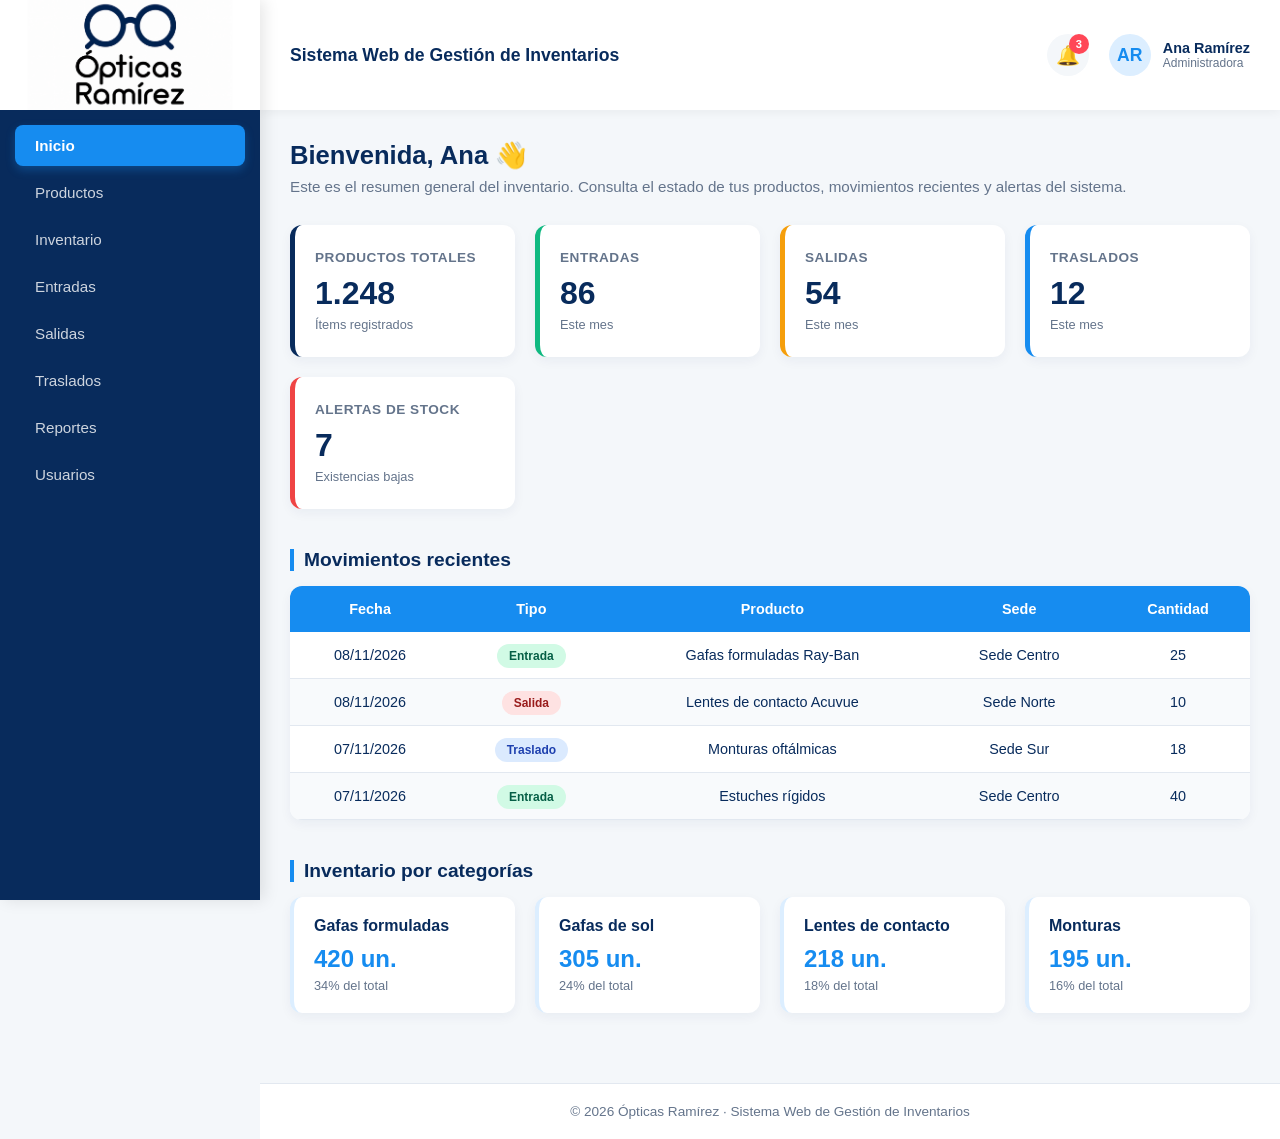
<file: index.html>
<!DOCTYPE html>
<html lang="es">
<head>
  <meta charset="UTF-8">
  <meta name="viewport" content="width=device-width, initial-scale=1.0">
  <title>Dashboard – Ópticas Ramírez</title>
  <link rel="icon" type="image/png" href="img/logo.png">
  <link rel="stylesheet" href="estilos.css">
</head>
<body class="dashboard">

  <!-- MENÚ LATERAL -->
  <aside class="menu-lateral" aria-label="Navegación principal">
    <div class="logo-sidebar">
      <!-- AQUÍ ESTÁ TU LOGO -->
      <img src="img/logo.png" alt="Logotipo Ópticas Ramírez" class="logo-img">
    </div>
    
    <nav class="navegacion-principal">
      <ul class="lista-navegacion">
        <li><a href="index.html" class="enlace-nav activo" aria-current="page">Inicio</a></li>
        <li><a href="productos.html" class="enlace-nav">Productos</a></li>
        <li><a href="inventario.html" class="enlace-nav">Inventario</a></li>
        <li><a href="entradas.html" class="enlace-nav">Entradas</a></li>
        <li><a href="salidas.html" class="enlace-nav">Salidas</a></li>
        <li><a href="traslados.html" class="enlace-nav">Traslados</a></li>
        <li><a href="reportes.html" class="enlace-nav">Reportes</a></li>
        <li><a href="usuarios.html" class="enlace-nav">Usuarios</a></li>
      </ul>
    </nav>
  </aside>

  <!-- CONTENEDOR DERECHO -->
  <div class="contenido-derecha">
    
    <header class="encabezado-superior">
      <div class="encabezado-izquierda">
        <h1 class="nombre-sistema">Sistema Web de Gestión de Inventarios</h1>
      </div>

      <div class="encabezado-derecha">
        <button type="button" class="btn-notificaciones" aria-label="Ver notificaciones">
          <span class="icono-notificacion">🔔</span>
          <span class="badge-notificacion">3</span>
        </button>

        <div class="perfil-usuario">
          <span class="avatar-usuario">AR</span>
          <div class="datos-usuario">
            <span class="nombre-usuario">Ana Ramírez</span>
            <span class="rol-usuario">Administradora</span>
          </div>
        </div>
      </div>
    </header>

    <main class="contenedor-principal">
      <section class="bienvenida">
        <h2>Bienvenida, Ana 👋</h2>
        <p>Este es el resumen general del inventario. Consulta el estado de tus productos, movimientos recientes y alertas del sistema.</p>
      </section>

      <section class="tarjetas-resumen">
        <article class="tarjeta tarjeta-productos">
          <h3 class="tarjeta-titulo">Productos totales</h3>
          <p class="tarjeta-valor">1.248</p>
          <p class="tarjeta-detalle">Ítems registrados</p>
        </article>
        <article class="tarjeta tarjeta-entradas">
          <h3 class="tarjeta-titulo">Entradas</h3>
          <p class="tarjeta-valor">86</p>
          <p class="tarjeta-detalle">Este mes</p>
        </article>
        <article class="tarjeta tarjeta-salidas">
          <h3 class="tarjeta-titulo">Salidas</h3>
          <p class="tarjeta-valor">54</p>
          <p class="tarjeta-detalle">Este mes</p>
        </article>
        <article class="tarjeta tarjeta-traslados">
          <h3 class="tarjeta-titulo">Traslados</h3>
          <p class="tarjeta-valor">12</p>
          <p class="tarjeta-detalle">Este mes</p>
        </article>
        <article class="tarjeta tarjeta-alertas">
          <h3 class="tarjeta-titulo">Alertas de stock</h3>
          <p class="tarjeta-valor">7</p>
          <p class="tarjeta-detalle">Existencias bajas</p>
        </article>
      </section>

      <section class="movimientos-recientes">
        <h2>Movimientos recientes</h2>
        <div class="tabla-scroll">
          <table class="tabla-movimientos">
            <thead>
              <tr>
                <th>Fecha</th>
                <th>Tipo</th>
                <th>Producto</th>
                <th>Sede</th>
                <th>Cantidad</th>
              </tr>
            </thead>
            <tbody>
              <tr>
                <td>08/11/2026</td>
                <td><span class="etiqueta tipo-entrada">Entrada</span></td>
                <td>Gafas formuladas Ray-Ban</td>
                <td>Sede Centro</td>
                <td>25</td>
              </tr>
              <tr>
                <td>08/11/2026</td>
                <td><span class="etiqueta tipo-salida">Salida</span></td>
                <td>Lentes de contacto Acuvue</td>
                <td>Sede Norte</td>
                <td>10</td>
              </tr>
              <tr>
                <td>07/11/2026</td>
                <td><span class="etiqueta tipo-traslado">Traslado</span></td>
                <td>Monturas oftálmicas</td>
                <td>Sede Sur</td>
                <td>18</td>
              </tr>
              <tr>
                <td>07/11/2026</td>
                <td><span class="etiqueta tipo-entrada">Entrada</span></td>
                <td>Estuches rígidos</td>
                <td>Sede Centro</td>
                <td>40</td>
              </tr>
            </tbody>
          </table>
        </div>
      </section>

      <section class="resumen-categorias">
        <h2>Inventario por categorías</h2>
        <div class="lista-categorias">
          <article class="categoria">
            <h3 class="categoria-nombre">Gafas formuladas</h3>
            <p class="categoria-cantidad">420 un.</p>
            <p class="categoria-porcentaje">34% del total</p>
          </article>
          <article class="categoria">
            <h3 class="categoria-nombre">Gafas de sol</h3>
            <p class="categoria-cantidad">305 un.</p>
            <p class="categoria-porcentaje">24% del total</p>
          </article>
          <article class="categoria">
            <h3 class="categoria-nombre">Lentes de contacto</h3>
            <p class="categoria-cantidad">218 un.</p>
            <p class="categoria-porcentaje">18% del total</p>
          </article>
          <article class="categoria">
            <h3 class="categoria-nombre">Monturas</h3>
            <p class="categoria-cantidad">195 un.</p>
            <p class="categoria-porcentaje">16% del total</p>
          </article>
        </div>
      </section>
    </main>

    <footer class="pie-pagina">
      <p>&copy; 2026 Ópticas Ramírez · Sistema Web de Gestión de Inventarios</p>
    </footer>
  </div>
</body>
</html>
</file>
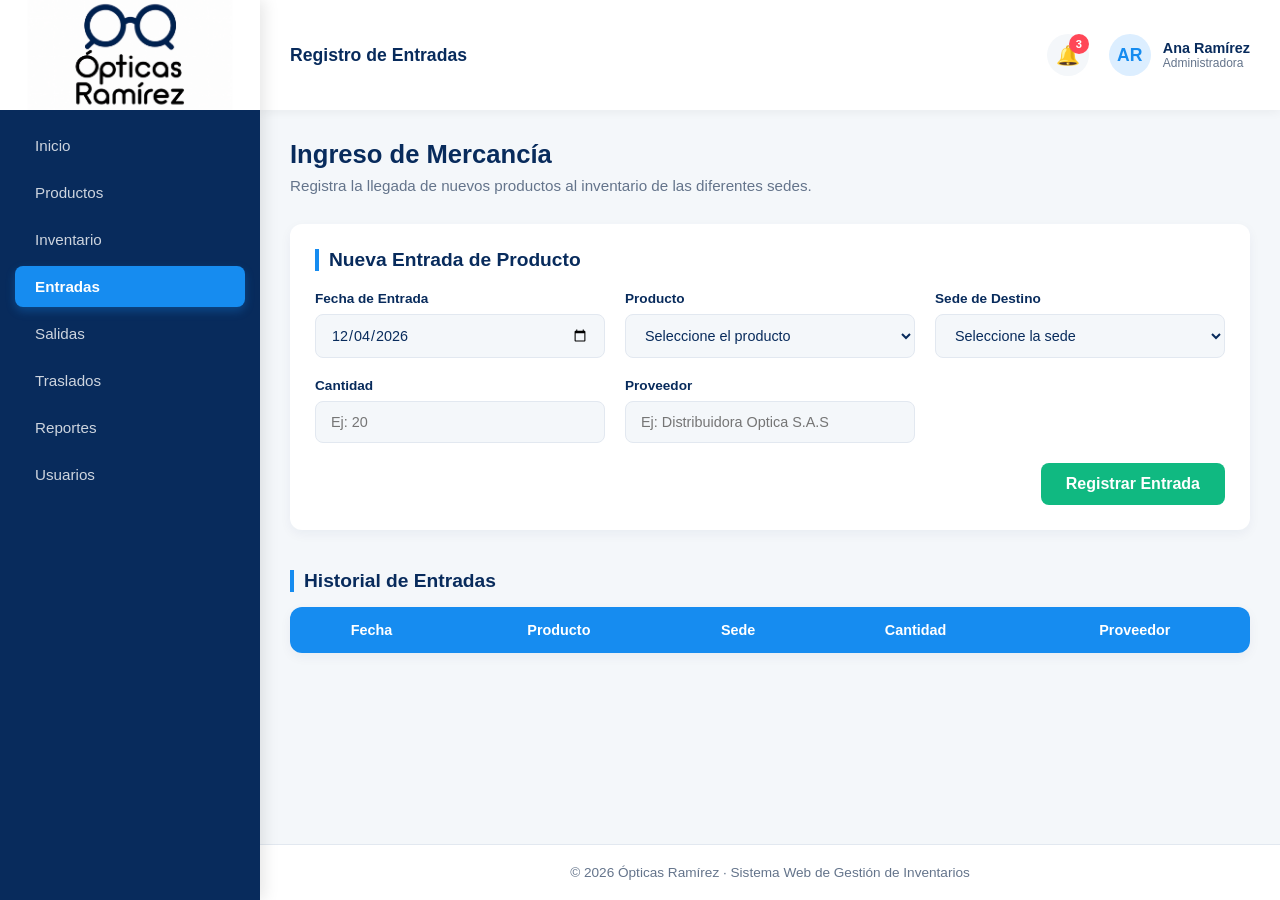
<file: entradas.html>
<!DOCTYPE html>
<html lang="es">
<head>
  <meta charset="UTF-8">
  <meta name="viewport" content="width=device-width, initial-scale=1.0">
  <title>Entradas – Ópticas Ramírez</title>
  <link rel="icon" type="image/png" href="img/logo.png">
  <link rel="stylesheet" href="estilos.css">
  <script src="script.js" defer></script>
</head>
<body class="dashboard">

  <!-- MENÚ LATERAL -->
  <aside class="menu-lateral" aria-label="Navegación principal">
    <div class="logo-sidebar">
      <img src="img/logo.png" alt="Logotipo Ópticas Ramírez" class="logo-img">
    </div>
    
    <nav class="navegacion-principal">
      <ul class="lista-navegacion">
        <li><a href="index.html" class="enlace-nav">Inicio</a></li>
        <li><a href="productos.html" class="enlace-nav">Productos</a></li>
        <li><a href="inventario.html" class="enlace-nav">Inventario</a></li>
        <li><a href="entradas.html" class="enlace-nav activo" aria-current="page">Entradas</a></li>
        <li><a href="salidas.html" class="enlace-nav">Salidas</a></li>
        <li><a href="traslados.html" class="enlace-nav">Traslados</a></li>
        <li><a href="reportes.html" class="enlace-nav">Reportes</a></li>
        <li><a href="usuarios.html" class="enlace-nav">Usuarios</a></li>
      </ul>
    </nav>
  </aside>

  <!-- CONTENEDOR DERECHO -->
  <div class="contenido-derecha">
    
    <header class="encabezado-superior">
      <div class="encabezado-izquierda">
        <h1 class="nombre-sistema">Registro de Entradas</h1>
      </div>
      <div class="encabezado-derecha">
        <button type="button" class="btn-notificaciones" aria-label="Ver notificaciones">
          <span class="icono-notificacion">🔔</span>
          <span class="badge-notificacion">3</span>
        </button>
        <div class="perfil-usuario">
          <span class="avatar-usuario">AR</span>
          <div class="datos-usuario">
            <span class="nombre-usuario">Ana Ramírez</span>
            <span class="rol-usuario">Administradora</span>
          </div>
        </div>
      </div>
    </header>

    <main class="contenedor-principal">
      
      <section class="bienvenida">
        <h2>Ingreso de Mercancía</h2>
        <p>Registra la llegada de nuevos productos al inventario de las diferentes sedes.</p>
      </section>

      <!-- FORMULARIO DE ENTRADAS -->
      <section class="seccion-formulario">
        <h2 class="titulo-seccion">Nueva Entrada de Producto</h2>
        
        <form id="form-entrada" class="form-producto">
          
          <div class="form-grid">
            <div class="grupo-input">
              <label for="fecha-entrada">Fecha de Entrada</label>
              <input type="date" id="fecha-entrada" required>
            </div>

            <div class="grupo-input">
              <label for="producto-entrada">Producto</label>
              <select id="producto-entrada" required>
                <option value="" disabled selected>Seleccione el producto</option>
                <option value="Gafas formuladas Ray-Ban">Gafas formuladas Ray-Ban</option>
                <option value="Lentes de contacto Acuvue">Lentes de contacto Acuvue</option>
                <option value="Monturas Titanio">Monturas Titanio</option>
                <option value="Gafas de Sol Polarizadas">Gafas de Sol Polarizadas</option>
                <option value="Estuches Rígidos">Estuches Rígidos</option>
              </select>
            </div>

            <div class="grupo-input">
              <label for="sede-entrada">Sede de Destino</label>
              <select id="sede-entrada" required>
                <option value="" disabled selected>Seleccione la sede</option>
                <option value="Ventura">Ventura</option>
                <option value="Séptima">Séptima</option>
                <option value="Ensueño">Ensueño</option>
                <option value="Jardín">Jardín</option>
                <option value="Prado">Prado</option>
                <option value="San Mateo">San Mateo</option>
              </select>
            </div>

            <div class="grupo-input">
              <label for="cantidad-entrada">Cantidad</label>
              <input type="number" id="cantidad-entrada" placeholder="Ej: 20" min="1" required>
            </div>

            <div class="grupo-input">
              <label for="proveedor-entrada">Proveedor</label>
              <input type="text" id="proveedor-entrada" placeholder="Ej: Distribuidora Optica S.A.S" required>
            </div>
          </div>

          <div class="form-acciones">
            <button type="submit" class="btn-primario">Registrar Entrada</button>
          </div>
        </form>
      </section>

      <!-- TABLA DE ENTRADAS -->
      <section class="movimientos-recientes">
        <h2 class="titulo-seccion">Historial de Entradas</h2>
        <div class="tabla-scroll">
          <table class="tabla-movimientos">
            <thead>
              <tr>
                <th>Fecha</th>
                <th>Producto</th>
                <th>Sede</th>
                <th>Cantidad</th>
                <th>Proveedor</th>
              </tr>
            </thead>
            <tbody id="tabla-entradas-body">
              <!-- Aquí el JavaScript inyectará las filas -->
            </tbody>
          </table>
        </div>
      </section>

    </main>

    <footer class="pie-pagina">
      <p>&copy; 2026 Ópticas Ramírez · Sistema Web de Gestión de Inventarios</p>
    </footer>
  </div>
</body>
</html>
</file>
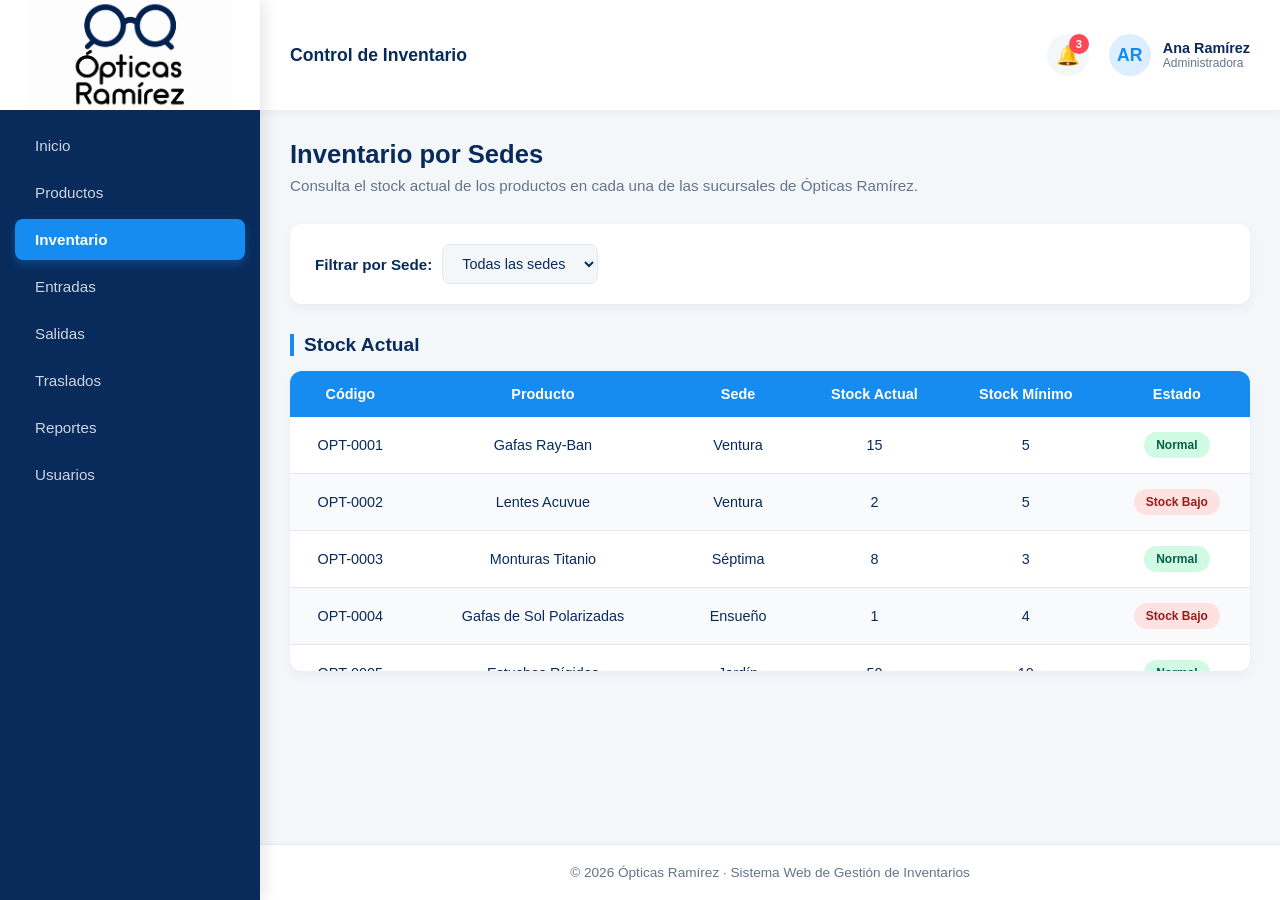
<file: inventario.html>
<!DOCTYPE html>
<html lang="es">
<head>
  <meta charset="UTF-8">
  <meta name="viewport" content="width=device-width, initial-scale=1.0">
  <title>Inventario – Ópticas Ramírez</title>
  <link rel="icon" type="image/png" href="img/logo.png">
  <link rel="stylesheet" href="estilos.css">
  <script src="script.js" defer></script>
</head>
<body class="dashboard">

  <!-- MENÚ LATERAL -->
  <aside class="menu-lateral" aria-label="Navegación principal">
    <div class="logo-sidebar">
      <img src="img/logo.png" alt="Logotipo Ópticas Ramírez" class="logo-img">
    </div>
    
    <nav class="navegacion-principal">
      <ul class="lista-navegacion">
        <li><a href="index.html" class="enlace-nav">Inicio</a></li>
        <li><a href="productos.html" class="enlace-nav">Productos</a></li>
        <!-- Pestaña activa de inventario -->
        <li><a href="inventario.html" class="enlace-nav activo" aria-current="page">Inventario</a></li>
        <li><a href="entradas.html" class="enlace-nav">Entradas</a></li>
        <li><a href="salidas.html" class="enlace-nav">Salidas</a></li>
        <li><a href="traslados.html" class="enlace-nav">Traslados</a></li>
        <li><a href="reportes.html" class="enlace-nav">Reportes</a></li>
        <li><a href="usuarios.html" class="enlace-nav">Usuarios</a></li>
      </ul>
    </nav>
  </aside>

  <!-- CONTENEDOR DERECHO -->
  <div class="contenido-derecha">
    
    <header class="encabezado-superior">
      <div class="encabezado-izquierda">
        <h1 class="nombre-sistema">Control de Inventario</h1>
      </div>
      <div class="encabezado-derecha">
        <button type="button" class="btn-notificaciones" aria-label="Ver notificaciones">
          <span class="icono-notificacion">🔔</span>
          <span class="badge-notificacion">3</span>
        </button>
        <div class="perfil-usuario">
          <span class="avatar-usuario">AR</span>
          <div class="datos-usuario">
            <span class="nombre-usuario">Ana Ramírez</span>
            <span class="rol-usuario">Administradora</span>
          </div>
        </div>
      </div>
    </header>

    <main class="contenedor-principal">
      
      <section class="bienvenida">
        <h2>Inventario por Sedes</h2>
        <p>Consulta el stock actual de los productos en cada una de las sucursales de Ópticas Ramírez.</p>
      </section>

      <!-- FILTROS -->
      <section class="seccion-filtros">
        <div class="grupo-filtro">
          <label for="filtro-sede">Filtrar por Sede:</label>
          <select id="filtro-sede">
            <option value="todas">Todas las sedes</option>
            <option value="Ventura">Ventura</option>
            <option value="Séptima">Séptima</option>
            <option value="Ensueño">Ensueño</option>
            <option value="Jardín">Jardín</option>
            <option value="Prado">Prado</option>
            <option value="San Mateo">San Mateo</option>
          </select>
        </div>
      </section>

      <!-- TABLA DE INVENTARIO -->
      <section class="movimientos-recientes">
        <h2 class="titulo-seccion">Stock Actual</h2>
        <div class="tabla-scroll">
          <table class="tabla-movimientos">
            <thead>
              <tr>
                <th>Código</th>
                <th>Producto</th>
                <th>Sede</th>
                <th>Stock Actual</th>
                <th>Stock Mínimo</th>
                <th>Estado</th>
              </tr>
            </thead>
            <!-- El cuerpo se llenará con JavaScript -->
            <tbody id="tabla-inventario-body">
            </tbody>
          </table>
        </div>
      </section>

    </main>

    <footer class="pie-pagina">
      <p>&copy; 2026 Ópticas Ramírez · Sistema Web de Gestión de Inventarios</p>
    </footer>
  </div>
</body>
</html>
</file>
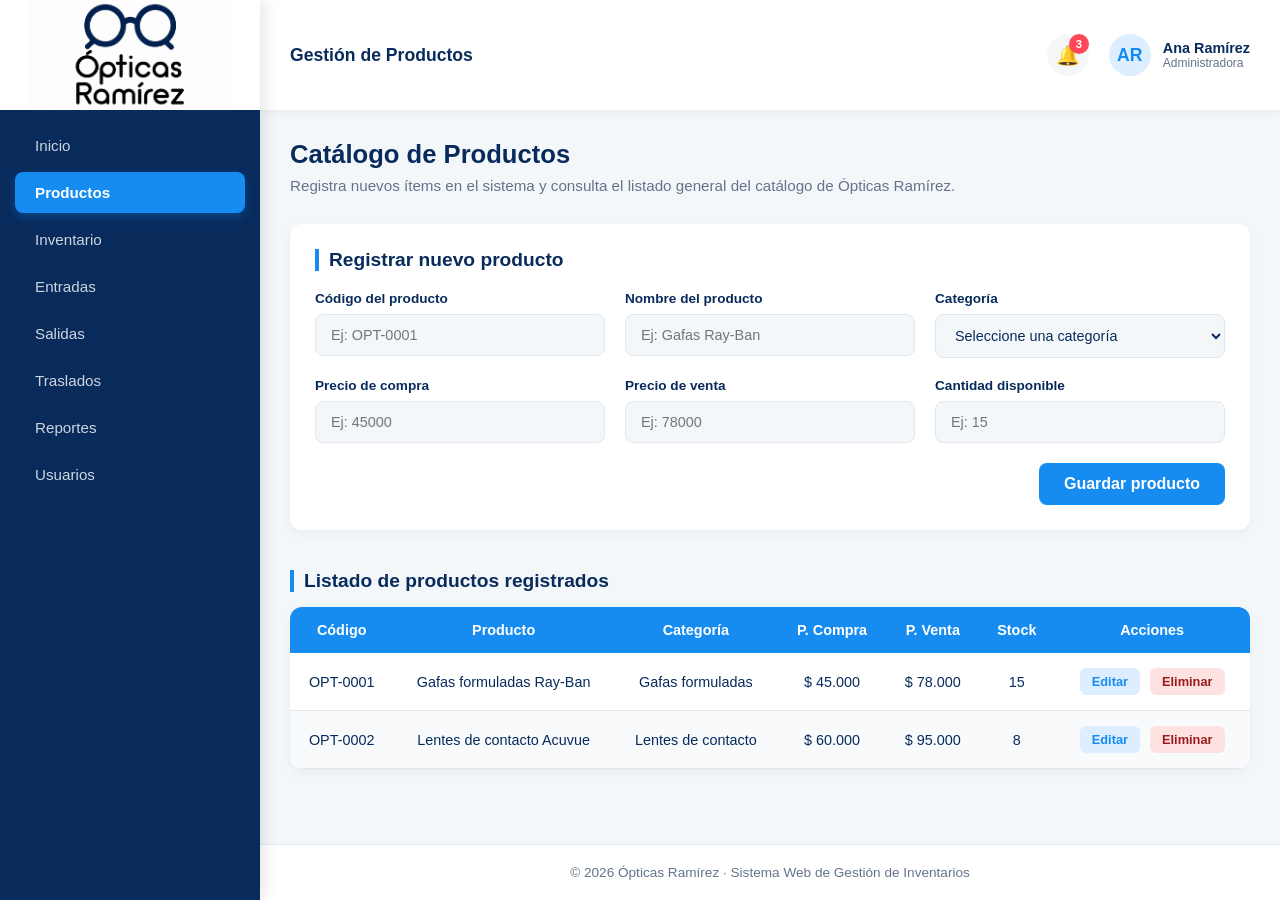
<file: productos.html>
<!DOCTYPE html>
<html lang="es">
<head>
  <meta charset="UTF-8">
  <meta name="viewport" content="width=device-width, initial-scale=1.0">
  <title>Productos – Ópticas Ramírez</title>
  <link rel="icon" type="image/png" href="img/logo.png">
  <link rel="stylesheet" href="estilos.css">
  
  <script src="script.js" defer></script>
</head>
<body class="dashboard">

  <!-- MENÚ LATERAL -->
  <aside class="menu-lateral" aria-label="Navegación principal">
    <div class="logo-sidebar">
      <img src="img/logo.png" alt="Logotipo Ópticas Ramírez" class="logo-img">
    </div>
    
    <nav class="navegacion-principal">
      <ul class="lista-navegacion">
        <li><a href="index.html" class="enlace-nav">Inicio</a></li>
        <li><a href="productos.html" class="enlace-nav activo" aria-current="page">Productos</a></li>
        <li><a href="inventario.html" class="enlace-nav">Inventario</a></li>
        <li><a href="entradas.html" class="enlace-nav">Entradas</a></li>
        <li><a href="salidas.html" class="enlace-nav">Salidas</a></li>
        <li><a href="traslados.html" class="enlace-nav">Traslados</a></li>
        <li><a href="reportes.html" class="enlace-nav">Reportes</a></li>
        <li><a href="usuarios.html" class="enlace-nav">Usuarios</a></li>
      </ul>
    </nav>
  </aside>

  <!-- CONTENEDOR DERECHO -->
  <div class="contenido-derecha">
    
    <header class="encabezado-superior">
      <div class="encabezado-izquierda">
        <h1 class="nombre-sistema">Gestión de Productos</h1>
      </div>

      <div class="encabezado-derecha">
        <button type="button" class="btn-notificaciones" aria-label="Ver notificaciones">
          <span class="icono-notificacion">🔔</span>
          <span class="badge-notificacion">3</span>
        </button>

        <div class="perfil-usuario">
          <span class="avatar-usuario">AR</span>
          <div class="datos-usuario">
            <span class="nombre-usuario">Ana Ramírez</span>
            <span class="rol-usuario">Administradora</span>
          </div>
        </div>
      </div>
    </header>

    <main class="contenedor-principal">
      
      <section class="bienvenida">
        <h2>Catálogo de Productos</h2>
        <p>Registra nuevos ítems en el sistema y consulta el listado general del catálogo de Ópticas Ramírez.</p>
      </section>

      <!-- FORMULARIO (Fíjate que tiene el id="form-producto") -->
      <section class="seccion-formulario">
        <h2 class="titulo-seccion">Registrar nuevo producto</h2>
        
        <form id="form-producto" class="form-producto">
          
          <div class="form-grid">
            <div class="grupo-input">
              <label for="codigo">Código del producto</label>
              <input type="text" id="codigo" placeholder="Ej: OPT-0001" required>
            </div>

            <div class="grupo-input">
              <label for="nombre">Nombre del producto</label>
              <input type="text" id="nombre" placeholder="Ej: Gafas Ray-Ban" required>
            </div>

            <div class="grupo-input">
              <label for="categoria">Categoría</label>
              <select id="categoria" required>
                <option value="" disabled selected>Seleccione una categoría</option>
                <option value="formuladas">Gafas formuladas</option>
                <option value="sol">Gafas de sol</option>
                <option value="lentes">Lentes de contacto</option>
                <option value="monturas">Monturas</option>
                <option value="accesorios">Accesorios</option>
              </select>
            </div>

            <div class="grupo-input">
              <label for="precio-compra">Precio de compra</label>
              <input type="number" id="precio-compra" placeholder="Ej: 45000" min="0" required>
            </div>

            <div class="grupo-input">
              <label for="precio-venta">Precio de venta</label>
              <input type="number" id="precio-venta" placeholder="Ej: 78000" min="0" required>
            </div>

            <div class="grupo-input">
              <label for="cantidad">Cantidad disponible</label>
              <input type="number" id="cantidad" placeholder="Ej: 15" min="0" required>
            </div>
          </div>

          <div class="form-acciones">
            <button type="submit" class="btn-primario">Guardar producto</button>
          </div>
        </form>
      </section>

      <!-- TABLA (Fíjate que el tbody tiene el id="tabla-productos-body") -->
      <section class="movimientos-recientes">
        <h2 class="titulo-seccion">Listado de productos registrados</h2>
        <div class="tabla-scroll">
          <table class="tabla-movimientos">
            <thead>
              <tr>
                <th>Código</th>
                <th>Producto</th>
                <th>Categoría</th>
                <th>P. Compra</th>
                <th>P. Venta</th>
                <th>Stock</th>
                <th>Acciones</th>
              </tr>
            </thead>
            <tbody id="tabla-productos-body">
              <tr>
                <td>OPT-0001</td>
                <td>Gafas formuladas Ray-Ban</td>
                <td>Gafas formuladas</td>
                <td>$ 45.000</td>
                <td>$ 78.000</td>
                <td>15</td>
                <td>
                  <button class="btn-accion btn-editar">Editar</button>
                  <button class="btn-accion btn-eliminar">Eliminar</button>
                </td>
              </tr>
              <tr>
                <td>OPT-0002</td>
                <td>Lentes de contacto Acuvue</td>
                <td>Lentes de contacto</td>
                <td>$ 60.000</td>
                <td>$ 95.000</td>
                <td>8</td>
                <td>
                  <button class="btn-accion btn-editar">Editar</button>
                  <button class="btn-accion btn-eliminar">Eliminar</button>
                </td>
              </tr>
            </tbody>
          </table>
        </div>
      </section>

    </main>

    <footer class="pie-pagina">
      <p>&copy; 2026 Ópticas Ramírez · Sistema Web de Gestión de Inventarios</p>
    </footer>
  </div>
</body>
</html>
</file>
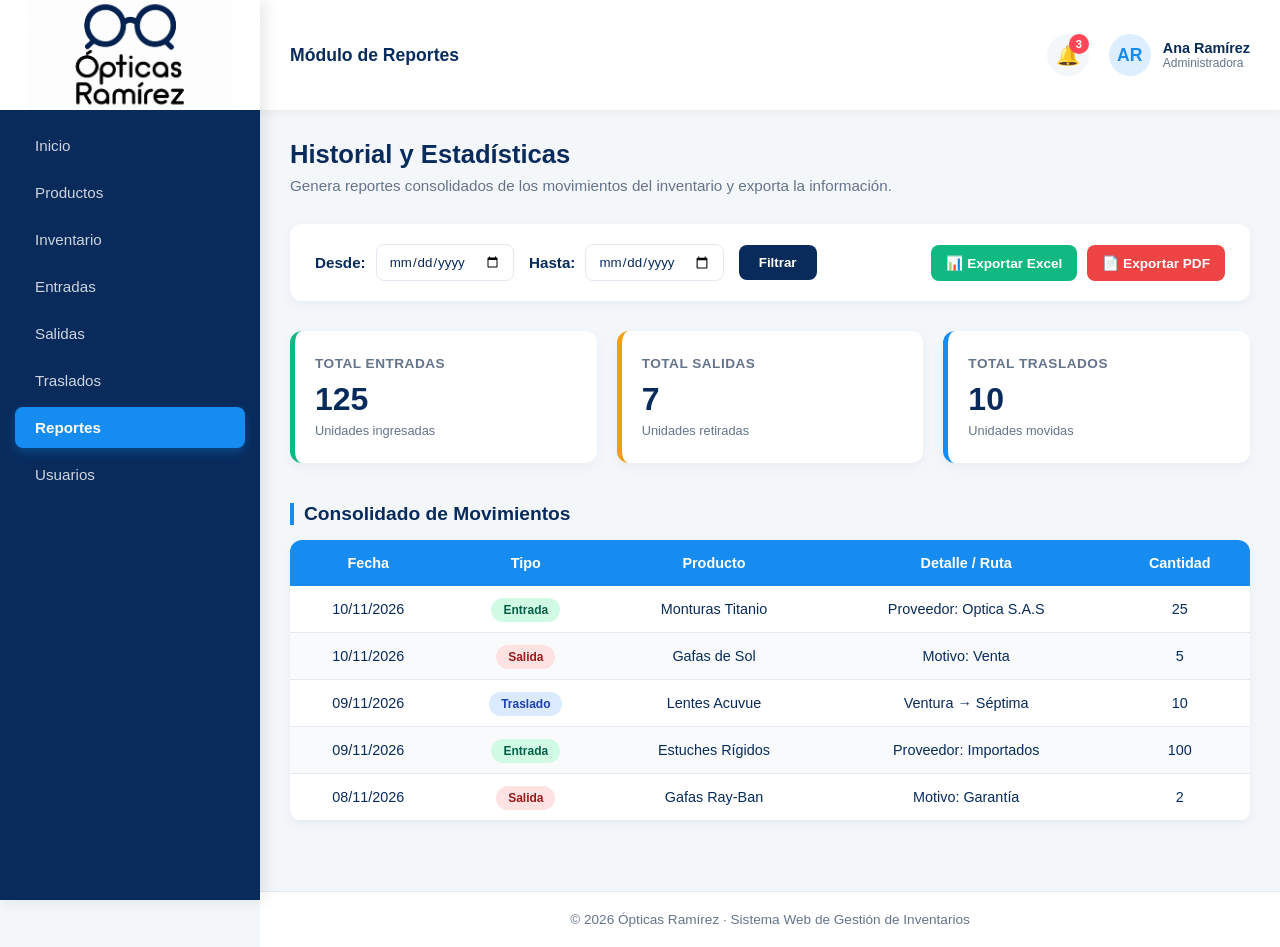
<file: reportes.html>
<!DOCTYPE html>
<html lang="es">
<head>
  <meta charset="UTF-8">
  <meta name="viewport" content="width=device-width, initial-scale=1.0">
  <title>Reportes – Ópticas Ramírez</title>
  <link rel="icon" type="image/png" href="img/logo.png">
  <link rel="stylesheet" href="estilos.css">
  <script src="script.js" defer></script>
</head>
<body class="dashboard">

  <!-- MENÚ LATERAL -->
  <aside class="menu-lateral" aria-label="Navegación principal">
    <div class="logo-sidebar">
      <img src="img/logo.png" alt="Logotipo Ópticas Ramírez" class="logo-img">
    </div>
    
    <nav class="navegacion-principal">
      <ul class="lista-navegacion">
        <li><a href="index.html" class="enlace-nav">Inicio</a></li>
        <li><a href="productos.html" class="enlace-nav">Productos</a></li>
        <li><a href="inventario.html" class="enlace-nav">Inventario</a></li>
        <li><a href="entradas.html" class="enlace-nav">Entradas</a></li>
        <li><a href="salidas.html" class="enlace-nav">Salidas</a></li>
        <li><a href="traslados.html" class="enlace-nav">Traslados</a></li>
        <!-- Pestaña activa -->
        <li><a href="reportes.html" class="enlace-nav activo" aria-current="page">Reportes</a></li>
        <li><a href="usuarios.html" class="enlace-nav">Usuarios</a></li>
      </ul>
    </nav>
  </aside>

  <!-- CONTENEDOR DERECHO -->
  <div class="contenido-derecha">
    
    <header class="encabezado-superior">
      <div class="encabezado-izquierda">
        <h1 class="nombre-sistema">Módulo de Reportes</h1>
      </div>
      <div class="encabezado-derecha">
        <button type="button" class="btn-notificaciones" aria-label="Ver notificaciones">
          <span class="icono-notificacion">🔔</span>
          <span class="badge-notificacion">3</span>
        </button>
        <div class="perfil-usuario">
          <span class="avatar-usuario">AR</span>
          <div class="datos-usuario">
            <span class="nombre-usuario">Ana Ramírez</span>
            <span class="rol-usuario">Administradora</span>
          </div>
        </div>
      </div>
    </header>

    <main class="contenedor-principal">
      
      <section class="bienvenida">
        <h2>Historial y Estadísticas</h2>
        <p>Genera reportes consolidados de los movimientos del inventario y exporta la información.</p>
      </section>

      <!-- PANEL DE FILTROS Y EXPORTACIÓN -->
      <section class="seccion-filtros panel-reportes">
        <div class="filtros-fechas">
          <div class="grupo-filtro">
            <label for="fecha-inicio">Desde:</label>
            <input type="date" id="fecha-inicio">
          </div>
          <div class="grupo-filtro">
            <label for="fecha-fin">Hasta:</label>
            <input type="date" id="fecha-fin">
          </div>
          <button class="btn-filtrar">Filtrar</button>
        </div>
        
        <div class="botones-exportar">
          <button class="btn-exportar btn-excel">📊 Exportar Excel</button>
          <button class="btn-exportar btn-pdf">📄 Exportar PDF</button>
        </div>
      </section>

      <!-- TARJETAS DE TOTALES -->
      <section class="tarjetas-resumen">
        <article class="tarjeta tarjeta-entradas">
          <h3 class="tarjeta-titulo">Total Entradas</h3>
          <p class="tarjeta-valor" id="total-entradas">0</p>
          <p class="tarjeta-detalle">Unidades ingresadas</p>
        </article>

        <article class="tarjeta tarjeta-salidas">
          <h3 class="tarjeta-titulo">Total Salidas</h3>
          <p class="tarjeta-valor" id="total-salidas">0</p>
          <p class="tarjeta-detalle">Unidades retiradas</p>
        </article>

        <article class="tarjeta tarjeta-traslados">
          <h3 class="tarjeta-titulo">Total Traslados</h3>
          <p class="tarjeta-valor" id="total-traslados">0</p>
          <p class="tarjeta-detalle">Unidades movidas</p>
        </article>
      </section>

      <!-- TABLA CONSOLIDADA -->
      <section class="movimientos-recientes">
        <h2 class="titulo-seccion">Consolidado de Movimientos</h2>
        <div class="tabla-scroll">
          <table class="tabla-movimientos">
            <thead>
              <tr>
                <th>Fecha</th>
                <th>Tipo</th>
                <th>Producto</th>
                <th>Detalle / Ruta</th>
                <th>Cantidad</th>
              </tr>
            </thead>
            <tbody id="tabla-reportes-body">
              <!-- El JavaScript llenará esto -->
            </tbody>
          </table>
        </div>
      </section>

    </main>

    <footer class="pie-pagina">
      <p>&copy; 2026 Ópticas Ramírez · Sistema Web de Gestión de Inventarios</p>
    </footer>
  </div>
</body>
</html>
</file>
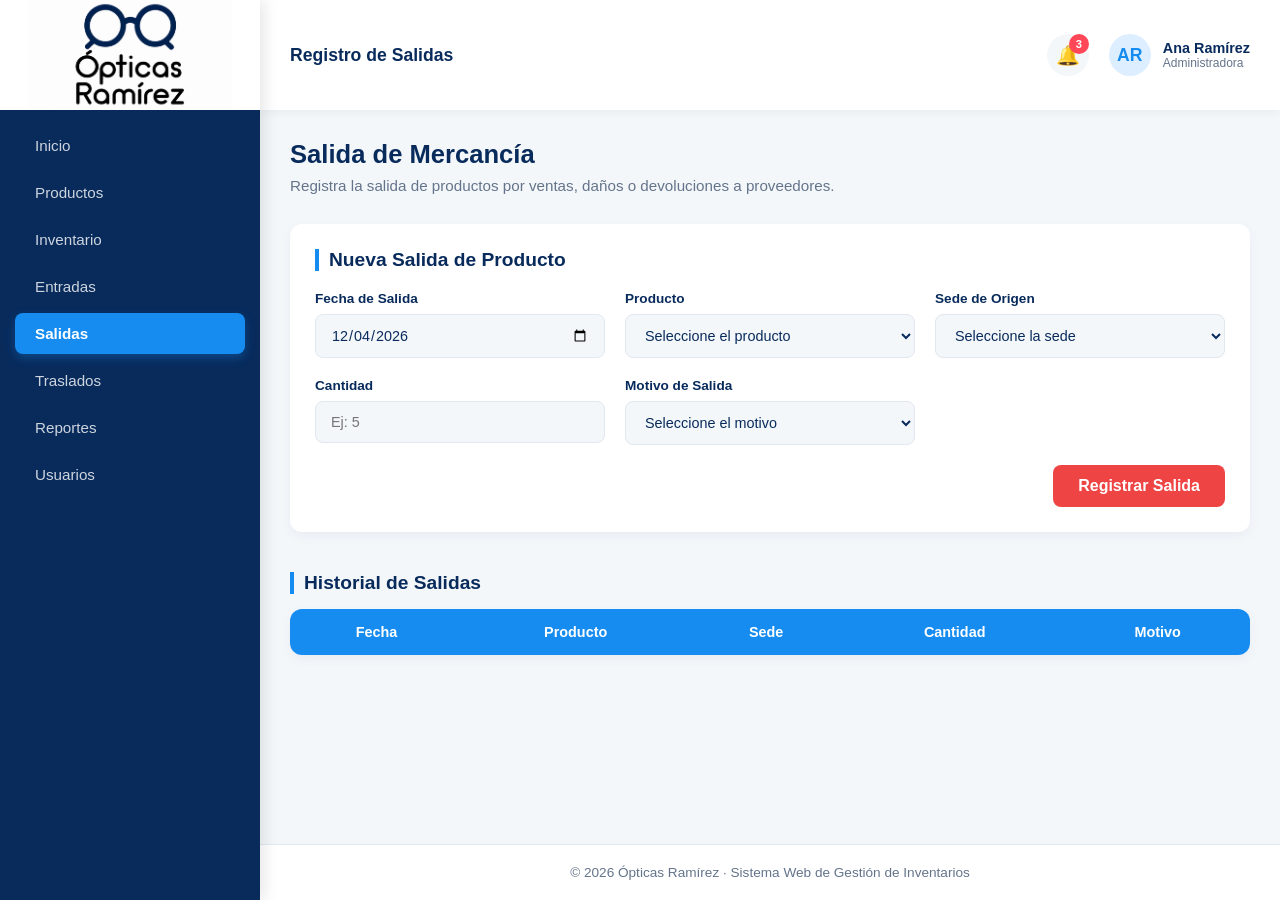
<file: salidas.html>
<!DOCTYPE html>
<html lang="es">
<head>
  <meta charset="UTF-8">
  <meta name="viewport" content="width=device-width, initial-scale=1.0">
  <title>Salidas – Ópticas Ramírez</title>
  <link rel="icon" type="image/png" href="img/logo.png">
  <link rel="stylesheet" href="estilos.css">
  <script src="script.js" defer></script>
</head>
<body class="dashboard">

  <!-- MENÚ LATERAL -->
  <aside class="menu-lateral" aria-label="Navegación principal">
    <div class="logo-sidebar">
      <img src="img/logo.png" alt="Logotipo Ópticas Ramírez" class="logo-img">
    </div>
    
    <nav class="navegacion-principal">
      <ul class="lista-navegacion">
        <li><a href="index.html" class="enlace-nav">Inicio</a></li>
        <li><a href="productos.html" class="enlace-nav">Productos</a></li>
        <li><a href="inventario.html" class="enlace-nav">Inventario</a></li>
        <li><a href="entradas.html" class="enlace-nav">Entradas</a></li>
        <!-- Pestaña activa -->
        <li><a href="salidas.html" class="enlace-nav activo" aria-current="page">Salidas</a></li>
        <li><a href="traslados.html" class="enlace-nav">Traslados</a></li>
        <li><a href="reportes.html" class="enlace-nav">Reportes</a></li>
        <li><a href="usuarios.html" class="enlace-nav">Usuarios</a></li>
      </ul>
    </nav>
  </aside>

  <!-- CONTENEDOR DERECHO -->
  <div class="contenido-derecha">
    
    <header class="encabezado-superior">
      <div class="encabezado-izquierda">
        <h1 class="nombre-sistema">Registro de Salidas</h1>
      </div>
      <div class="encabezado-derecha">
        <button type="button" class="btn-notificaciones" aria-label="Ver notificaciones">
          <span class="icono-notificacion">🔔</span>
          <span class="badge-notificacion">3</span>
        </button>
        <div class="perfil-usuario">
          <span class="avatar-usuario">AR</span>
          <div class="datos-usuario">
            <span class="nombre-usuario">Ana Ramírez</span>
            <span class="rol-usuario">Administradora</span>
          </div>
        </div>
      </div>
    </header>

    <main class="contenedor-principal">
      
      <section class="bienvenida">
        <h2>Salida de Mercancía</h2>
        <p>Registra la salida de productos por ventas, daños o devoluciones a proveedores.</p>
      </section>

      <!-- FORMULARIO DE SALIDAS -->
      <section class="seccion-formulario">
        <h2 class="titulo-seccion">Nueva Salida de Producto</h2>
        
        <form id="form-salida" class="form-producto">
          
          <div class="form-grid">
            <div class="grupo-input">
              <label for="fecha-salida">Fecha de Salida</label>
              <input type="date" id="fecha-salida" required>
            </div>

            <div class="grupo-input">
              <label for="producto-salida">Producto</label>
              <select id="producto-salida" required>
                <option value="" disabled selected>Seleccione el producto</option>
                <option value="Gafas formuladas Ray-Ban">Gafas formuladas Ray-Ban</option>
                <option value="Lentes de contacto Acuvue">Lentes de contacto Acuvue</option>
                <option value="Monturas Titanio">Monturas Titanio</option>
                <option value="Gafas de Sol Polarizadas">Gafas de Sol Polarizadas</option>
                <option value="Estuches Rígidos">Estuches Rígidos</option>
              </select>
            </div>

            <div class="grupo-input">
              <label for="sede-salida">Sede de Origen</label>
              <select id="sede-salida" required>
                <option value="" disabled selected>Seleccione la sede</option>
                <option value="Ventura">Ventura</option>
                <option value="Séptima">Séptima</option>
                <option value="Ensueño">Ensueño</option>
                <option value="Jardín">Jardín</option>
                <option value="Prado">Prado</option>
                <option value="San Mateo">San Mateo</option>
              </select>
            </div>

            <div class="grupo-input">
              <label for="cantidad-salida">Cantidad</label>
              <input type="number" id="cantidad-salida" placeholder="Ej: 5" min="1" required>
            </div>

            <div class="grupo-input">
              <label for="motivo-salida">Motivo de Salida</label>
              <select id="motivo-salida" required>
                <option value="" disabled selected>Seleccione el motivo</option>
                <option value="Venta">Venta al cliente</option>
                <option value="Daño">Producto dañado</option>
                <option value="Devolución">Devolución a proveedor</option>
                <option value="Garantía">Garantía</option>
              </select>
            </div>
          </div>

          <div class="form-acciones">
            <button type="submit" class="btn-primario">Registrar Salida</button>
          </div>
        </form>
      </section>

      <!-- TABLA DE SALIDAS -->
      <section class="movimientos-recientes">
        <h2 class="titulo-seccion">Historial de Salidas</h2>
        <div class="tabla-scroll">
          <table class="tabla-movimientos">
            <thead>
              <tr>
                <th>Fecha</th>
                <th>Producto</th>
                <th>Sede</th>
                <th>Cantidad</th>
                <th>Motivo</th>
              </tr>
            </thead>
            <tbody id="tabla-salidas-body">
              <!-- Aquí el JavaScript inyectará las filas -->
            </tbody>
          </table>
        </div>
      </section>

    </main>

    <footer class="pie-pagina">
      <p>&copy; 2026 Ópticas Ramírez · Sistema Web de Gestión de Inventarios</p>
    </footer>
  </div>
</body>
</html>
</file>
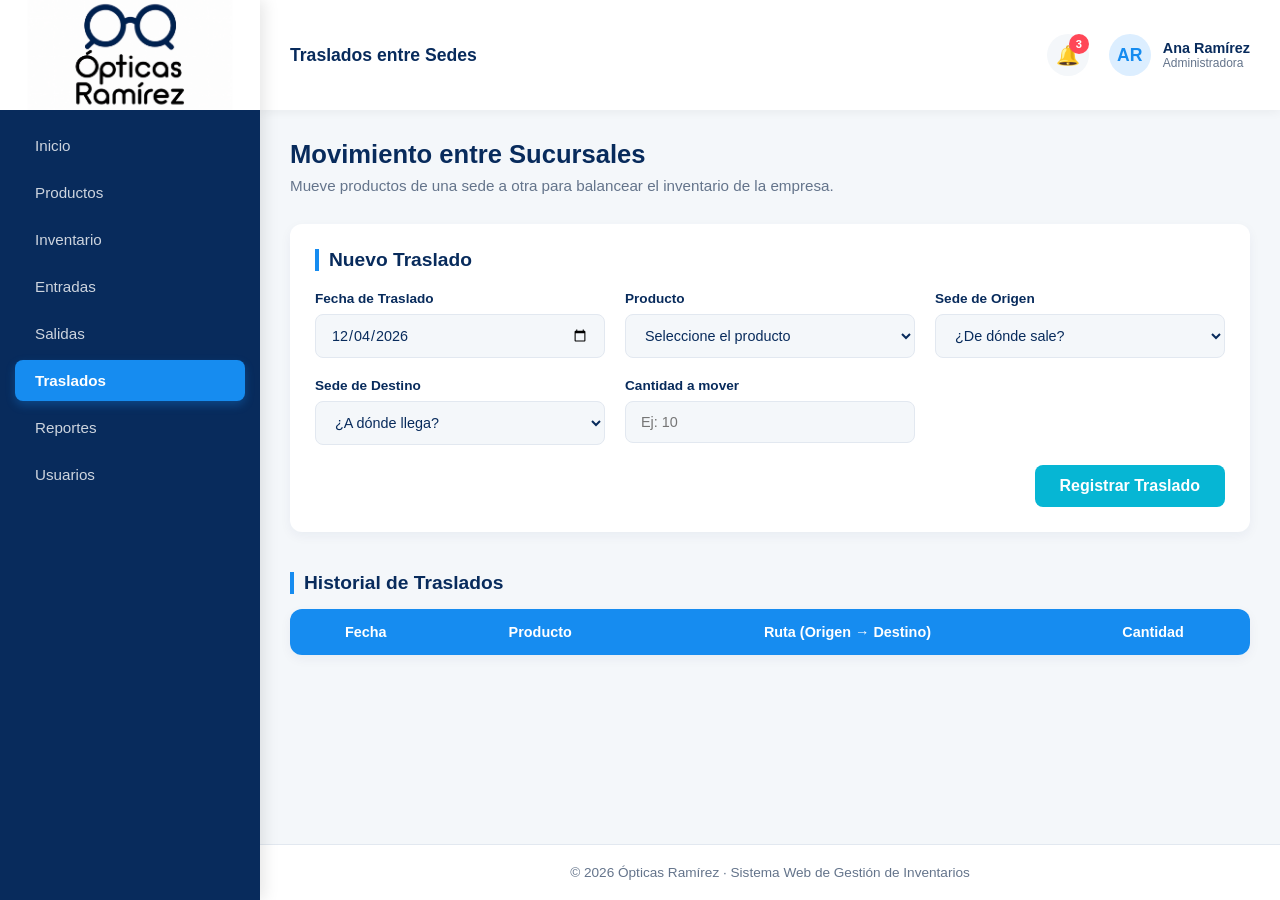
<file: traslados.html>
<!DOCTYPE html>
<html lang="es">
<head>
  <meta charset="UTF-8">
  <meta name="viewport" content="width=device-width, initial-scale=1.0">
  <title>Traslados – Ópticas Ramírez</title>
  <link rel="icon" type="image/png" href="img/logo.png">
  <link rel="stylesheet" href="estilos.css">
  <script src="script.js" defer></script>
</head>
<body class="dashboard">

  <!-- MENÚ LATERAL -->
  <aside class="menu-lateral" aria-label="Navegación principal">
    <div class="logo-sidebar">
      <img src="img/logo.png" alt="Logotipo Ópticas Ramírez" class="logo-img">
    </div>
    
    <nav class="navegacion-principal">
      <ul class="lista-navegacion">
        <li><a href="index.html" class="enlace-nav">Inicio</a></li>
        <li><a href="productos.html" class="enlace-nav">Productos</a></li>
        <li><a href="inventario.html" class="enlace-nav">Inventario</a></li>
        <li><a href="entradas.html" class="enlace-nav">Entradas</a></li>
        <li><a href="salidas.html" class="enlace-nav">Salidas</a></li>
        <!-- Pestaña activa -->
        <li><a href="traslados.html" class="enlace-nav activo" aria-current="page">Traslados</a></li>
        <li><a href="reportes.html" class="enlace-nav">Reportes</a></li>
        <li><a href="usuarios.html" class="enlace-nav">Usuarios</a></li>
      </ul>
    </nav>
  </aside>

  <!-- CONTENEDOR DERECHO -->
  <div class="contenido-derecha">
    
    <header class="encabezado-superior">
      <div class="encabezado-izquierda">
        <h1 class="nombre-sistema">Traslados entre Sedes</h1>
      </div>
      <div class="encabezado-derecha">
        <button type="button" class="btn-notificaciones" aria-label="Ver notificaciones">
          <span class="icono-notificacion">🔔</span>
          <span class="badge-notificacion">3</span>
        </button>
        <div class="perfil-usuario">
          <span class="avatar-usuario">AR</span>
          <div class="datos-usuario">
            <span class="nombre-usuario">Ana Ramírez</span>
            <span class="rol-usuario">Administradora</span>
          </div>
        </div>
      </div>
    </header>

    <main class="contenedor-principal">
      
      <section class="bienvenida">
        <h2>Movimiento entre Sucursales</h2>
        <p>Mueve productos de una sede a otra para balancear el inventario de la empresa.</p>
      </section>

      <!-- FORMULARIO DE TRASLADOS -->
      <section class="seccion-formulario">
        <h2 class="titulo-seccion">Nuevo Traslado</h2>
        
        <form id="form-traslado" class="form-producto">
          
          <div class="form-grid">
            <div class="grupo-input">
              <label for="fecha-traslado">Fecha de Traslado</label>
              <input type="date" id="fecha-traslado" required>
            </div>

            <div class="grupo-input">
              <label for="producto-traslado">Producto</label>
              <select id="producto-traslado" required>
                <option value="" disabled selected>Seleccione el producto</option>
                <option value="Gafas formuladas Ray-Ban">Gafas formuladas Ray-Ban</option>
                <option value="Lentes de contacto Acuvue">Lentes de contacto Acuvue</option>
                <option value="Monturas Titanio">Monturas Titanio</option>
                <option value="Gafas de Sol Polarizadas">Gafas de Sol Polarizadas</option>
                <option value="Estuches Rígidos">Estuches Rígidos</option>
              </select>
            </div>

            <div class="grupo-input">
              <label for="sede-origen">Sede de Origen</label>
              <select id="sede-origen" required>
                <option value="" disabled selected>¿De dónde sale?</option>
                <option value="Ventura">Ventura</option>
                <option value="Séptima">Séptima</option>
                <option value="Ensueño">Ensueño</option>
                <option value="Jardín">Jardín</option>
                <option value="Prado">Prado</option>
                <option value="San Mateo">San Mateo</option>
              </select>
            </div>

            <div class="grupo-input">
              <label for="sede-destino">Sede de Destino</label>
              <select id="sede-destino" required>
                <option value="" disabled selected>¿A dónde llega?</option>
                <option value="Ventura">Ventura</option>
                <option value="Séptima">Séptima</option>
                <option value="Ensueño">Ensueño</option>
                <option value="Jardín">Jardín</option>
                <option value="Prado">Prado</option>
                <option value="San Mateo">San Mateo</option>
              </select>
            </div>

            <div class="grupo-input">
              <label for="cantidad-traslado">Cantidad a mover</label>
              <input type="number" id="cantidad-traslado" placeholder="Ej: 10" min="1" required>
            </div>
          </div>

          <div class="form-acciones">
            <button type="submit" class="btn-primario">Registrar Traslado</button>
          </div>
        </form>
      </section>

      <!-- TABLA DE TRASLADOS -->
      <section class="movimientos-recientes">
        <h2 class="titulo-seccion">Historial de Traslados</h2>
        <div class="tabla-scroll">
          <table class="tabla-movimientos">
            <thead>
              <tr>
                <th>Fecha</th>
                <th>Producto</th>
                <th>Ruta (Origen → Destino)</th>
                <th>Cantidad</th>
              </tr>
            </thead>
            <tbody id="tabla-traslados-body">
              <!-- Aquí el JavaScript inyectará las filas -->
            </tbody>
          </table>
        </div>
      </section>

    </main>

    <footer class="pie-pagina">
      <p>&copy; 2026 Ópticas Ramírez · Sistema Web de Gestión de Inventarios</p>
    </footer>
  </div>
</body>
</html>
</file>
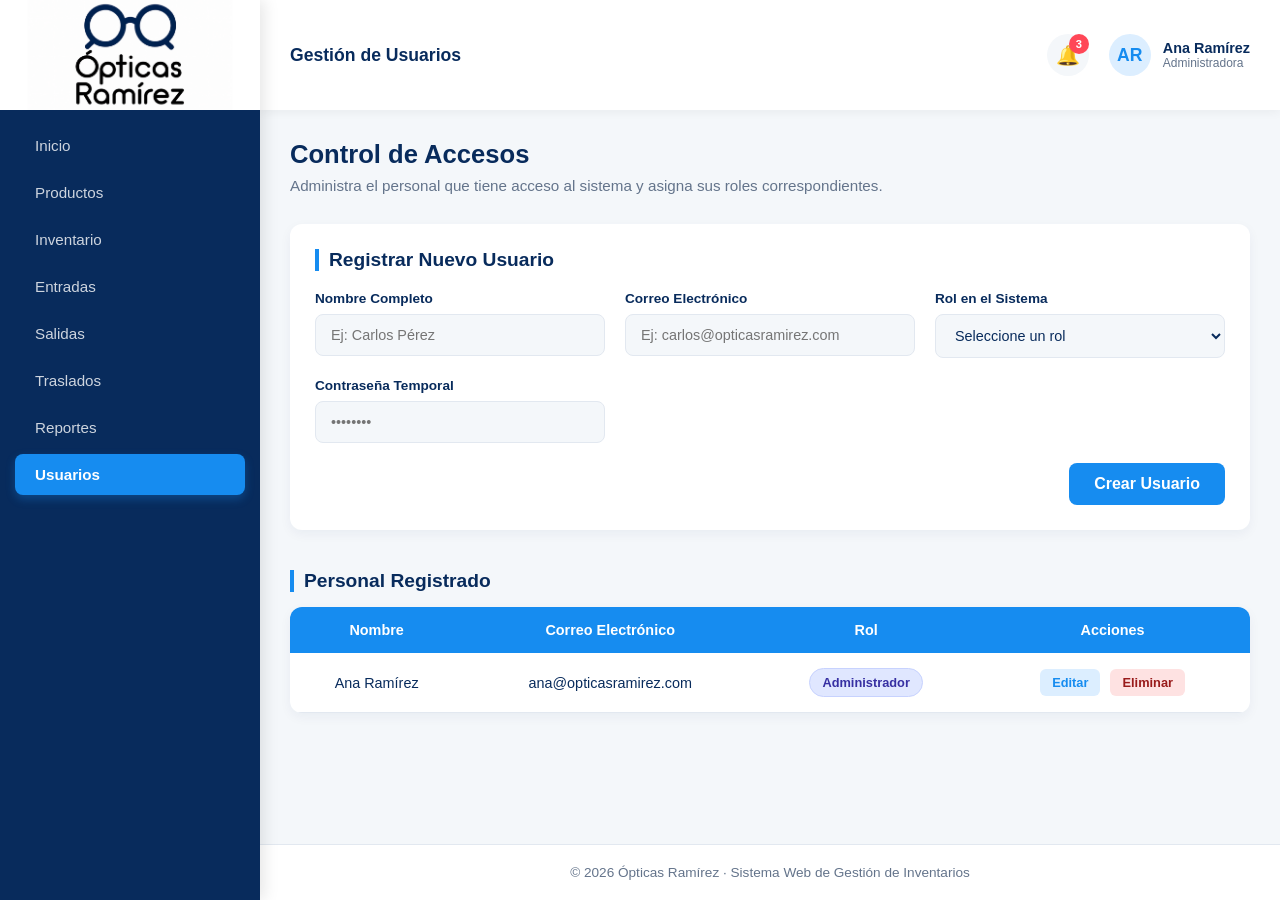
<file: usuarios.html>
<!DOCTYPE html>
<html lang="es">
<head>
  <meta charset="UTF-8">
  <meta name="viewport" content="width=device-width, initial-scale=1.0">
  <title>Usuarios – Ópticas Ramírez</title>
  <link rel="icon" type="image/png" href="img/logo.png">
  <link rel="stylesheet" href="estilos.css">
  <script src="script.js" defer></script>
</head>
<body class="dashboard">

  <!-- MENÚ LATERAL -->
  <aside class="menu-lateral" aria-label="Navegación principal">
    <div class="logo-sidebar">
      <img src="img/logo.png" alt="Logotipo Ópticas Ramírez" class="logo-img">
    </div>
    
    <nav class="navegacion-principal">
      <ul class="lista-navegacion">
        <li><a href="index.html" class="enlace-nav">Inicio</a></li>
        <li><a href="productos.html" class="enlace-nav">Productos</a></li>
        <li><a href="inventario.html" class="enlace-nav">Inventario</a></li>
        <li><a href="entradas.html" class="enlace-nav">Entradas</a></li>
        <li><a href="salidas.html" class="enlace-nav">Salidas</a></li>
        <li><a href="traslados.html" class="enlace-nav">Traslados</a></li>
        <li><a href="reportes.html" class="enlace-nav">Reportes</a></li>
        <!-- Pestaña activa -->
        <li><a href="usuarios.html" class="enlace-nav activo" aria-current="page">Usuarios</a></li>
      </ul>
    </nav>
  </aside>

  <!-- CONTENEDOR DERECHO -->
  <div class="contenido-derecha">
    
    <header class="encabezado-superior">
      <div class="encabezado-izquierda">
        <h1 class="nombre-sistema">Gestión de Usuarios</h1>
      </div>
      <div class="encabezado-derecha">
        <button type="button" class="btn-notificaciones" aria-label="Ver notificaciones">
          <span class="icono-notificacion">🔔</span>
          <span class="badge-notificacion">3</span>
        </button>
        <div class="perfil-usuario">
          <span class="avatar-usuario">AR</span>
          <div class="datos-usuario">
            <span class="nombre-usuario">Ana Ramírez</span>
            <span class="rol-usuario">Administradora</span>
          </div>
        </div>
      </div>
    </header>

    <main class="contenedor-principal">
      
      <section class="bienvenida">
        <h2>Control de Accesos</h2>
        <p>Administra el personal que tiene acceso al sistema y asigna sus roles correspondientes.</p>
      </section>

      <!-- FORMULARIO DE USUARIOS -->
      <section class="seccion-formulario">
        <h2 class="titulo-seccion">Registrar Nuevo Usuario</h2>
        
        <form id="form-usuario" class="form-producto">
          
          <div class="form-grid">
            <div class="grupo-input">
              <label for="nombre-usuario">Nombre Completo</label>
              <input type="text" id="nombre-usuario" placeholder="Ej: Carlos Pérez" required>
            </div>

            <div class="grupo-input">
              <label for="correo-usuario">Correo Electrónico</label>
              <input type="email" id="correo-usuario" placeholder="Ej: carlos@opticasramirez.com" required>
            </div>

            <div class="grupo-input">
              <label for="rol-usuario">Rol en el Sistema</label>
              <select id="rol-usuario" required>
                <option value="" disabled selected>Seleccione un rol</option>
                <option value="Administrador">Administrador</option>
                <option value="Asesor">Asesor</option>
              </select>
            </div>

            <div class="grupo-input">
              <label for="password-usuario">Contraseña Temporal</label>
              <input type="password" id="password-usuario" placeholder="••••••••" required>
            </div>
          </div>

          <div class="form-acciones">
            <button type="submit" class="btn-primario">Crear Usuario</button>
          </div>
        </form>
      </section>

      <!-- TABLA DE USUARIOS -->
      <section class="movimientos-recientes">
        <h2 class="titulo-seccion">Personal Registrado</h2>
        <div class="tabla-scroll">
          <table class="tabla-movimientos">
            <thead>
              <tr>
                <th>Nombre</th>
                <th>Correo Electrónico</th>
                <th>Rol</th>
                <th>Acciones</th>
              </tr>
            </thead>
            <tbody id="tabla-usuarios-body">
              <!-- Usuario de prueba por defecto -->
              <tr>
                <td>Ana Ramírez</td>
                <td>ana@opticasramirez.com</td>
                <td><span class="badge-rol badge-admin">Administrador</span></td>
                <td>
                  <button class="btn-accion btn-editar">Editar</button>
                  <button class="btn-accion btn-eliminar">Eliminar</button>
                </td>
              </tr>
            </tbody>
          </table>
        </div>
      </section>

    </main>

    <footer class="pie-pagina">
      <p>&copy; 2026 Ópticas Ramírez · Sistema Web de Gestión de Inventarios</p>
    </footer>
  </div>
</body>
</html>
</file>
<file: estilos.css>
/* ============================================================
   estilos.css - Dashboard Ópticas Ramírez
   ============================================================ */

:root {
  --azul-oscuro: #082B5C;
  --azul-brillante: #168CF0;
  --azul-claro: #DCEEFF;
  --blanco: #FFFFFF;
  --gris-fondo: #F4F7FA;
  --gris-borde: #E2E8F0;
  --gris-texto: #64748B;
  --sidebar-ancho: 260px;
  
  /* Aumentamos la altura a 110px para que el logo quepa grande */
  --header-alto: 110px; 
  
  --sombra-suave: 0 4px 12px rgba(8, 43, 92, 0.05);
  --sombra-media: 0 8px 24px rgba(8, 43, 92, 0.1);
}

* {
  margin: 0;
  padding: 0;
  box-sizing: border-box;
}

body.dashboard {
  font-family: "Century Gothic", "CenturyGothic", Arial, sans-serif;
  background-color: var(--gris-fondo);
  color: var(--azul-oscuro);
  display: flex;
  min-height: 100vh;
}

/* ---------------- MENÚ LATERAL ---------------- */
.menu-lateral {
  position: fixed;
  top: 0;
  left: 0;
  width: var(--sidebar-ancho);
  height: 100vh;
  background-color: var(--azul-oscuro);
  color: var(--blanco);
  display: flex;
  flex-direction: column;
  z-index: 100;
  box-shadow: 4px 0 15px rgba(0, 0, 0, 0.1);
}

/* Caja blanca del logo */
.logo-sidebar {
  height: var(--header-alto); 
  display: flex;
  align-items: center;
  justify-content: center; 
  background-color: var(--blanco);
  padding: 0;
  overflow: hidden; /* Evita que el zoom del logo se salga de la caja */
}

/* El truco para agrandar el logo sin que se deforme */
.logo-img {
  height: 100%;
  width: 100%;
  object-fit: contain;
  transform: scale(1.4); /* Hace un zoom del 40% para ocultar el espacio blanco de la imagen */
  transition: transform 0.3s ease;
}

/* Navegación */
.navegacion-principal {
  padding: 15px;
  flex-grow: 1;
  overflow-y: auto; /* Si la pantalla es muy pequeña, aparecerá scroll aquí */
}

.lista-navegacion {
  list-style: none;
  display: flex;
  flex-direction: column;
  gap: 6px;
}

.enlace-nav {
  display: block;
  padding: 12px 20px;
  color: rgba(255, 255, 255, 0.8);
  text-decoration: none;
  border-radius: 8px;
  font-size: 0.95rem;
  transition: all 0.3s ease;
}

.enlace-nav:hover {
  background-color: rgba(22, 140, 240, 0.2);
  color: var(--blanco);
  transform: translateX(5px);
}

.enlace-nav.activo {
  background-color: var(--azul-brillante);
  color: var(--blanco);
  font-weight: bold;
  box-shadow: 0 4px 10px rgba(22, 140, 240, 0.3);
}

/* ---------------- CONTENIDO DERECHO ---------------- */
.contenido-derecha {
  margin-left: var(--sidebar-ancho);
  flex-grow: 1;
  display: flex;
  flex-direction: column;
  min-height: 100vh;
  width: calc(100% - var(--sidebar-ancho));
}

/* Barra Superior */
.encabezado-superior {
  height: var(--header-alto);
  background-color: var(--blanco);
  display: flex;
  justify-content: space-between;
  align-items: center;
  padding: 0 30px;
  box-shadow: 0 2px 10px rgba(0, 0, 0, 0.05);
  position: sticky;
  top: 0;
  z-index: 90;
}

.nombre-sistema {
  font-size: 1.1rem;
  color: var(--azul-oscuro);
}

.encabezado-derecha {
  display: flex;
  align-items: center;
  gap: 20px;
}

/* Botón de Notificaciones */
.btn-notificaciones {
  background: var(--gris-fondo);
  border: none;
  width: 42px;
  height: 42px;
  border-radius: 50%;
  cursor: pointer;
  position: relative;
  font-size: 1.2rem;
  transition: background 0.3s ease;
}

.btn-notificaciones:hover {
  background: var(--azul-claro);
}

.badge-notificacion {
  position: absolute;
  top: 0;
  right: 0;
  background-color: #FF4757;
  color: white;
  font-size: 0.7rem;
  font-weight: bold;
  width: 20px;
  height: 20px;
  border-radius: 50%;
  display: flex;
  align-items: center;
  justify-content: center;
}

/* Perfil de Usuario */
.perfil-usuario {
  display: flex;
  align-items: center;
  gap: 12px;
  cursor: pointer;
}

.avatar-usuario {
  width: 42px;
  height: 42px;
  background-color: var(--azul-claro);
  color: var(--azul-brillante);
  border-radius: 50%;
  display: flex;
  align-items: center;
  justify-content: center;
  font-weight: bold;
  font-size: 1.1rem;
}

.datos-usuario {
  display: flex;
  flex-direction: column;
}

.nombre-usuario {
  font-size: 0.9rem;
  font-weight: bold;
  color: var(--azul-oscuro);
}

.rol-usuario {
  font-size: 0.75rem;
  color: var(--gris-texto);
}

/* ---------------- CONTENIDO PRINCIPAL ---------------- */
.contenedor-principal {
  padding: 30px;
  flex-grow: 1;
}

.bienvenida {
  margin-bottom: 30px;
}

.bienvenida h2 {
  font-size: 1.6rem;
  margin-bottom: 8px;
}

.bienvenida p {
  color: var(--gris-texto);
  font-size: 0.95rem;
}

/* Tarjetas */
.tarjetas-resumen {
  display: grid;
  grid-template-columns: repeat(auto-fit, minmax(200px, 1fr));
  gap: 20px;
  margin-bottom: 40px;
}

.tarjeta {
  background: var(--blanco);
  padding: 25px 20px;
  border-radius: 12px;
  box-shadow: var(--sombra-suave);
  border-left: 5px solid var(--azul-brillante);
  transition: transform 0.3s ease, box-shadow 0.3s ease;
}

.tarjeta:hover {
  transform: translateY(-5px);
  box-shadow: var(--sombra-media);
}

.tarjeta-titulo {
  font-size: 0.85rem;
  color: var(--gris-texto);
  text-transform: uppercase;
  letter-spacing: 0.5px;
  margin-bottom: 10px;
}

.tarjeta-valor {
  font-size: 2rem;
  font-weight: bold;
  color: var(--azul-oscuro);
  margin-bottom: 5px;
}

.tarjeta-detalle {
  font-size: 0.8rem;
  color: var(--gris-texto);
}

.tarjeta-productos { border-left-color: var(--azul-oscuro); }
.tarjeta-entradas { border-left-color: #10B981; }
.tarjeta-salidas { border-left-color: #F59E0B; }
.tarjeta-traslados { border-left-color: var(--azul-brillante); }
.tarjeta-alertas { border-left-color: #EF4444; }

/* Tablas */
.movimientos-recientes, .resumen-categorias {
  margin-bottom: 40px;
}

.movimientos-recientes h2, .resumen-categorias h2 {
  font-size: 1.2rem;
  margin-bottom: 15px;
  border-left: 4px solid var(--azul-brillante);
  padding-left: 10px;
}

.tabla-scroll {
  background: var(--blanco);
  border-radius: 12px;
  box-shadow: var(--sombra-suave);
  overflow-y: auto;
  max-height: 300px;
}

.tabla-movimientos {
  width: 100%;
  border-collapse: collapse;
  text-align: center;
}

.tabla-movimientos th {
  background-color: var(--azul-brillante);
  color: var(--blanco);
  padding: 15px;
  font-size: 0.9rem;
  position: sticky;
  top: 0;
  z-index: 10;
}

.tabla-movimientos td {
  padding: 15px;
  font-size: 0.9rem;
  border-bottom: 1px solid var(--gris-borde);
}

.tabla-movimientos tbody tr:nth-child(even) {
  background-color: #F8FAFC;
}

.tabla-movimientos tbody tr:hover {
  background-color: var(--azul-claro);
}

/* Etiquetas */
.etiqueta {
  padding: 5px 12px;
  border-radius: 20px;
  font-size: 0.75rem;
  font-weight: bold;
}

.tipo-entrada { background: #D1FAE5; color: #065F46; }
.tipo-salida { background: #FEE2E2; color: #991B1B; }
.tipo-traslado { background: #DBEAFE; color: #1E40AF; }

/* Categorías */
.lista-categorias {
  display: grid;
  grid-template-columns: repeat(auto-fit, minmax(200px, 1fr));
  gap: 20px;
}

.categoria {
  background: var(--blanco);
  padding: 20px;
  border-radius: 12px;
  box-shadow: var(--sombra-suave);
  border-left: 4px solid var(--azul-claro);
}

.categoria-nombre {
  font-size: 1rem;
  margin-bottom: 10px;
}

.categoria-cantidad {
  font-size: 1.5rem;
  font-weight: bold;
  color: var(--azul-brillante);
}

.categoria-porcentaje {
  font-size: 0.8rem;
  color: var(--gris-texto);
  margin-top: 5px;
}

.pie-pagina {
  text-align: center;
  padding: 20px;
  background: var(--blanco);
  color: var(--gris-texto);
  font-size: 0.85rem;
  border-top: 1px solid var(--gris-borde);
}

/* ---------------- RESPONSIVE ---------------- */
@media (max-width: 992px) {
  .menu-lateral { width: 85px; }
  .datos-usuario { display: none; }
  .enlace-nav { text-align: center; padding: 15px 0; font-size: 0.8rem; }
  .contenido-derecha { margin-left: 85px; width: calc(100% - 85px); }
}

@media (max-width: 768px) {
  .encabezado-superior { padding: 0 15px; }
  .nombre-sistema { font-size: 0.95rem; max-width: 150px; }
  .tarjetas-resumen { grid-template-columns: 1fr; }
  .tabla-scroll { overflow-x: auto; }
  .tabla-movimientos { min-width: 600px; }
}

/* ============================================================
   ESTILOS PARA EL MÓDULO DE PRODUCTOS
   ============================================================ */

/* Sección del formulario */
.seccion-formulario {
  background: var(--blanco);
  padding: 25px;
  border-radius: 12px;
  box-shadow: var(--sombra-suave);
  margin-bottom: 40px;
}

.titulo-seccion {
  font-size: 1.2rem;
  margin-bottom: 20px;
  border-left: 4px solid var(--azul-brillante);
  padding-left: 10px;
  color: var(--azul-oscuro);
}

/* Grid para organizar los inputs en 3 columnas */
.form-grid {
  display: grid;
  grid-template-columns: repeat(auto-fit, minmax(250px, 1fr));
  gap: 20px;
  margin-bottom: 20px;
}

.grupo-input {
  display: flex;
  flex-direction: column;
}

.grupo-input label {
  font-size: 0.85rem;
  font-weight: bold;
  color: var(--azul-oscuro);
  margin-bottom: 8px;
}

.grupo-input input,
.grupo-input select {
  padding: 12px 15px;
  border: 1px solid var(--gris-borde);
  border-radius: 8px;
  font-family: inherit;
  font-size: 0.9rem;
  color: var(--azul-oscuro);
  background-color: var(--gris-fondo);
  transition: all 0.3s ease;
}

/* Efecto al hacer clic en un input */
.grupo-input input:focus,
.grupo-input select:focus {
  outline: none;
  border-color: var(--azul-brillante);
  background-color: var(--blanco);
  box-shadow: 0 0 0 3px rgba(22, 140, 240, 0.15);
}

/* Botones del formulario */
.form-acciones {
  display: flex;
  justify-content: flex-end;
  margin-top: 10px;
}

.btn-primario {
  background-color: var(--azul-brillante);
  color: var(--blanco);
  border: none;
  padding: 12px 25px;
  border-radius: 8px;
  font-size: 1rem;
  font-weight: bold;
  cursor: pointer;
  transition: background 0.3s ease, transform 0.2s ease;
}

.btn-primario:hover {
  background-color: #0E6EBF;
  transform: translateY(-2px);
}

/* Botones de la tabla (Editar / Eliminar) */
.btn-accion {
  padding: 6px 12px;
  border: none;
  border-radius: 6px;
  font-size: 0.8rem;
  font-weight: bold;
  cursor: pointer;
  margin: 0 3px;
  transition: all 0.2s ease;
}

.btn-editar {
  background-color: var(--azul-claro);
  color: var(--azul-brillante);
}

.btn-editar:hover {
  background-color: var(--azul-brillante);
  color: var(--blanco);
}

.btn-eliminar {
  background-color: #FEE2E2;
  color: #991B1B;
}

.btn-eliminar:hover {
  background-color: #EF4444;
  color: var(--blanco);
}

/* ============================================================
   ESTILOS PARA EL MÓDULO DE INVENTARIO
   ============================================================ */

.seccion-filtros {
  background: var(--blanco);
  padding: 20px 25px;
  border-radius: 12px;
  box-shadow: var(--sombra-suave);
  margin-bottom: 30px;
  display: flex;
  align-items: center;
  gap: 15px;
}

.grupo-filtro {
  display: flex;
  align-items: center;
  gap: 10px;
}

.grupo-filtro label {
  font-size: 0.95rem;
  font-weight: bold;
  color: var(--azul-oscuro);
}

.grupo-filtro select {
  padding: 10px 15px;
  border: 1px solid var(--gris-borde);
  border-radius: 8px;
  font-family: inherit;
  font-size: 0.9rem;
  color: var(--azul-oscuro);
  background-color: var(--gris-fondo);
  cursor: pointer;
  outline: none;
  transition: border 0.3s ease;
}

.grupo-filtro select:focus {
  border-color: var(--azul-brillante);
}

/* Etiquetas de Estado de Stock */
.badge-stock {
  padding: 6px 12px;
  border-radius: 20px;
  font-size: 0.75rem;
  font-weight: bold;
  display: inline-block;
}

.stock-normal {
  background-color: #D1FAE5;
  color: #065F46;
}

.stock-bajo {
  background-color: #FEE2E2;
  color: #991B1B;
  animation: pulse 2s infinite; /* Efecto de parpadeo suave para alertar */
}

@keyframes pulse {
  0% { opacity: 1; }
  50% { opacity: 0.6; }
  100% { opacity: 1; }
}

/* ============================================================
   ESTILOS EXTRA PARA ENTRADAS
   ============================================================ */

/* Botón de registrar entrada en verde para diferenciarlo */
#form-entrada .btn-primario {
  background-color: #10B981; /* Verde para entradas */
}

#form-entrada .btn-primario:hover {
  background-color: #059669;
}

/* Etiqueta verde de cantidad en la tabla */
.badge-entrada {
  background-color: #D1FAE5;
  color: #065F46;
  padding: 6px 12px;
  border-radius: 20px;
  font-size: 0.85rem;
  font-weight: bold;
  display: inline-block;
}

/* ============================================================
   ESTILOS EXTRA PARA SALIDAS
   ============================================================ */

/* Botón de registrar salida en rojo */
#form-salida .btn-primario {
  background-color: #EF4444; 
}

#form-salida .btn-primario:hover {
  background-color: #DC2626;
}

/* Etiqueta roja de cantidad en la tabla */
.badge-salida {
  background-color: #FEE2E2;
  color: #991B1B;
  padding: 6px 12px;
  border-radius: 20px;
  font-size: 0.85rem;
  font-weight: bold;
  display: inline-block;
}

/* ============================================================
   ESTILOS EXTRA PARA TRASLADOS
   ============================================================ */

/* Botón de registrar traslado en azul turquesa */
#form-traslado .btn-primario {
  background-color: #06B6D4; 
}

#form-traslado .btn-primario:hover {
  background-color: #0891B2;
}

/* Etiqueta de cantidad en la tabla */
.badge-traslado {
  background-color: #CFFAFE;
  color: #155E75;
  padding: 6px 12px;
  border-radius: 20px;
  font-size: 0.85rem;
  font-weight: bold;
  display: inline-block;
}

/* Indicador visual de la ruta (Origen -> Destino) */
.ruta-traslado {
  font-weight: bold;
  color: var(--azul-brillante);
}

/* ============================================================
   ESTILOS EXTRA PARA REPORTES
   ============================================================ */

.panel-reportes {
  display: flex;
  justify-content: space-between;
  align-items: center;
  flex-wrap: wrap;
  gap: 20px;
}

.filtros-fechas {
  display: flex;
  align-items: center;
  gap: 15px;
  flex-wrap: wrap;
}

.filtros-fechas input {
  padding: 9px 12px;
  border: 1px solid var(--gris-borde);
  border-radius: 8px;
  font-family: inherit;
  color: var(--azul-oscuro);
  outline: none;
}

.filtros-fechas input:focus {
  border-color: var(--azul-brillante);
}

.btn-filtrar {
  background-color: var(--azul-oscuro);
  color: var(--blanco);
  border: none;
  padding: 10px 20px;
  border-radius: 8px;
  cursor: pointer;
  font-weight: bold;
  transition: background 0.3s ease;
}

.btn-filtrar:hover {
  background-color: var(--azul-brillante);
}

.botones-exportar {
  display: flex;
  gap: 10px;
}

.btn-exportar {
  padding: 10px 15px;
  border: none;
  border-radius: 8px;
  font-weight: bold;
  font-size: 0.85rem;
  cursor: pointer;
  transition: transform 0.2s ease, opacity 0.2s ease;
}

.btn-exportar:hover {
  transform: translateY(-2px);
  opacity: 0.9;
}

.btn-excel {
  background-color: #10B981;
  color: white;
}

.btn-pdf {
  background-color: #EF4444;
  color: white;
}

/* ============================================================
   ESTILOS EXTRA PARA USUARIOS
   ============================================================ */

/* Etiquetas de Roles */
.badge-rol {
  padding: 6px 12px;
  border-radius: 20px;
  font-size: 0.8rem;
  font-weight: bold;
  display: inline-block;
}

/* Estilo para el Administrador */
.badge-admin {
  background-color: #E0E7FF;
  color: #3730A3;
  border: 1px solid #C7D2FE;
}

/* Estilo para el Asesor */
.badge-asesor {
  background-color: #D1FAE5;
  color: #065F46;
  border: 1px solid #A7F3D0;
}
</file>
